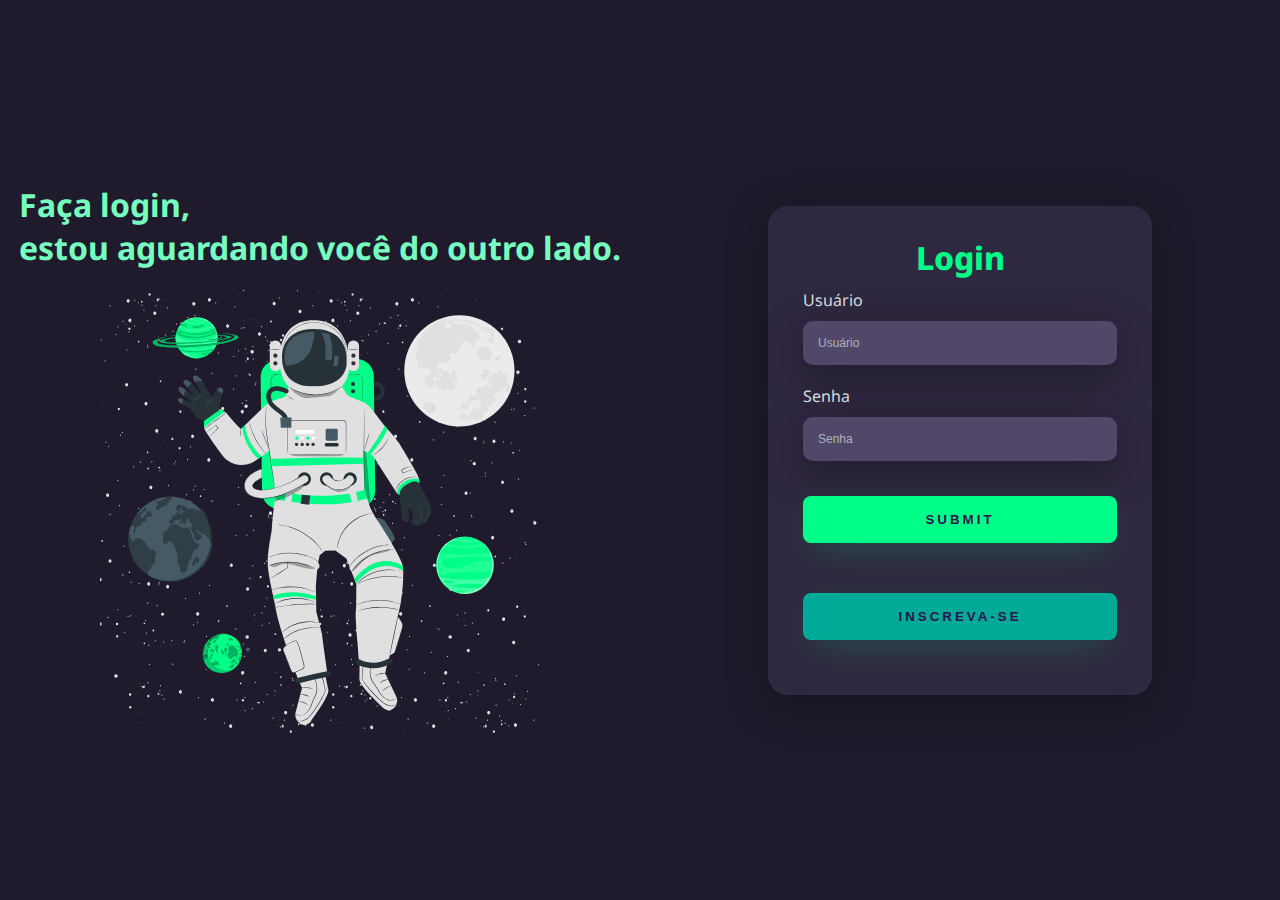
<file: index.html>
<!DOCTYPE html>
<html lang="en">

<head>
    <meta charset="UTF-8">
    <meta name="viewport" content="width=device-width, initial-scale=1.0">
    <link rel="stylesheet" href="style.css">
    <link rel="preconnect" href="https://fonts.googleapis.com">
    <link rel="preconnect" href="https://fonts.gstatic.com" crossorigin>
    <link href="https://fonts.googleapis.com/css2?family=Noto+Sans:ital,wght@0,100..900;1,100..900&display=swap" rel="stylesheet">  
    <title>Login</title>
</head>

<body>
    <div class="main-login">
        <div class="left-login">
            <h1>Faça login,<br>estou aguardando você do outro lado.</h1>
            <img class="left-login-image" src="astronauta.svg" alt="astronauta">
        </div>

        <div class="right-login">
            <div class="card-login">

                <h1>Login</h1>
                <div class="textfield">
                    <label for="usuario">Usuário</label>
                    <input type="text" id="usuario" placeholder="Usuário">
                </div>

                <div class="textfield">
                    <label for="senha">Senha</label>
                    <input type="password" id="senha" placeholder="Senha">
                </div>
                <input onclick='validaLogin()' type="submit" class="btn-login">
                <button onclick='cadastroUser()' class="btn-login2" type="submit">Inscreva-se</button>

            </div>
        </div>
    </div>

    <script src="scripts.js"></script>
</body>

</html>
</file>
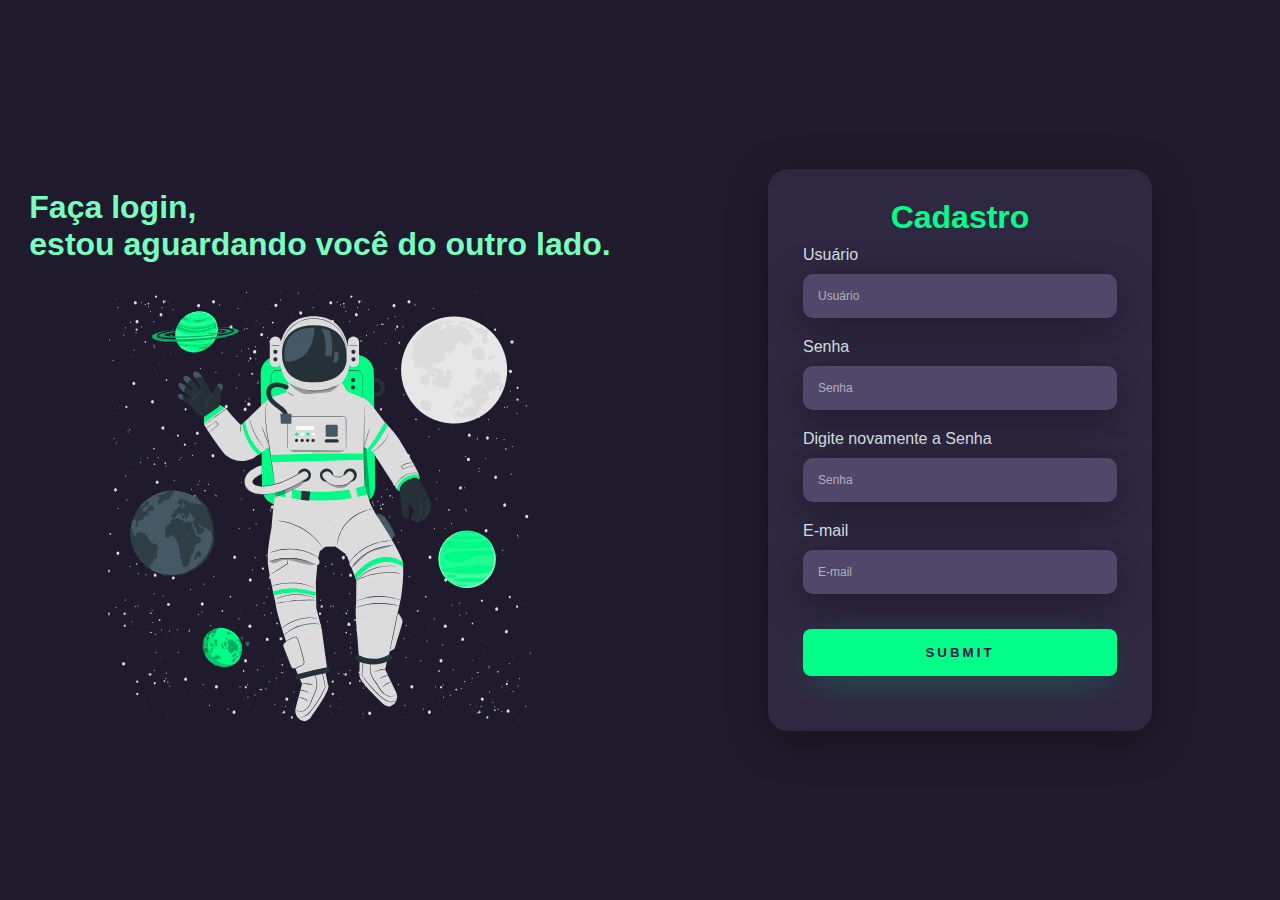
<file: cadastro.html>
<!DOCTYPE html>
<html lang="en">

<head>
    <meta charset="UTF-8">
    <meta name="viewport" content="width=device-width, initial-scale=1.0">
    <link rel="stylesheet" href="style.css">
    <title>Cadastro</title>
</head>

<body>
    <div class="main-login">
        <div class="left-login">
            <h1>Faça login,<br>estou aguardando você do outro lado.</h1>
            <img class="left-login-image" src="astronauta.svg" alt="astronauta">
        </div>

        <div class="right-login">
            <div class="card-login">

                <h1>Cadastro</h1>
                <div class="textfield">
                    <label for="usuario">Usuário</label>
                    <input type="text" id="usuario-cad" placeholder="Usuário">
                </div>

                <div class="textfield">
                    <label for="senha">Senha</label>
                    <input type="password" id="senha-cad" placeholder="Senha">
                </div>

                <div class="textfield">
                    <label for="senha">Digite novamente a Senha</label>
                    <input type="password" id="re-senha-cad" placeholder="Senha">
                </div>

                <div class="textfield">
                    <label for="senha">E-mail</label>
                    <input type="email" id="email-cad" placeholder="E-mail">
                </div>

                <input type="submit" class="btn-login">

            </div>
        </div>
    </div>
    <script src="scripts.js"></script>
</body>

</html>
</file>
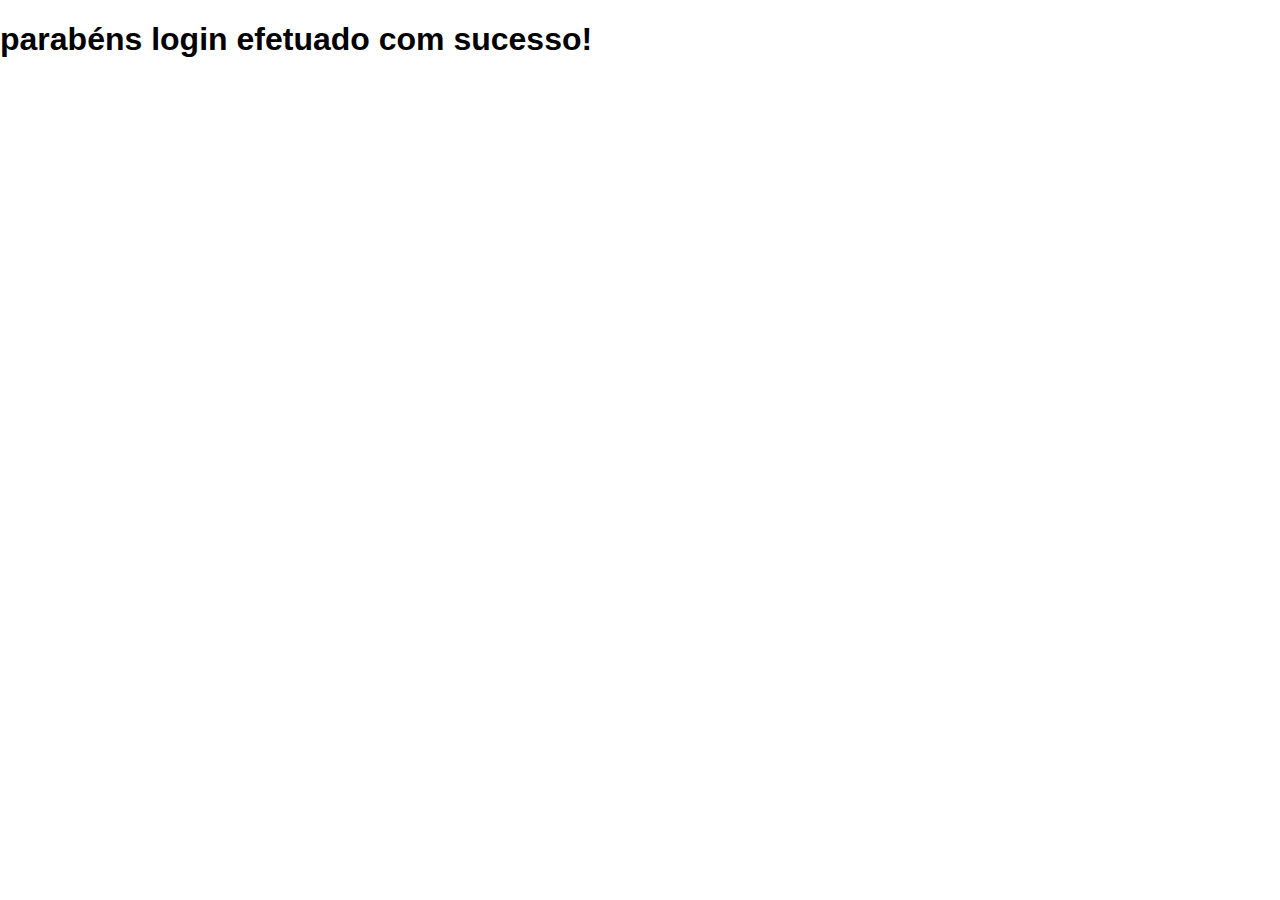
<file: home.html>
<!DOCTYPE html>
<html lang="en">
<head>
    <meta charset="UTF-8">
    <meta name="viewport" content="width=device-width, initial-scale=1.0">
    <link rel="stylesheet" href="style.css">
    <title>Home</title>
</head>
<body>
    <h1>parabéns login efetuado com sucesso!</h1>
    
</body>
</html>
</file>
<file: style.css>
body {
    margin: 0;
    font-family: 'noto Sans', sans-serif;
}

body * {
    box-sizing: border-box;
}

.main-login {
    width: 100vw;
    height: 100vh;
    background: #201b2c;
    display: flex;
    justify-content: center;
    align-items: center;
}

.left-login {
    width: 50vw;
    height: 100vh;
    display: flex;
    justify-content: center;
    align-items: center;
    flex-direction: column;
}

.left-login > h1{
    font-size: 1,2vw;
    color: #77ffc0;
}

.left-login-image{
    width: 35vw;
}

.right-login {
    width: 50vw;
    height: 100vh;
    display: flex;
    justify-content: center;
    align-items: center; 
}

.card-login{
    width: 60%;
    display: flex;
    justify-content: center;
    align-items: center;
    flex-direction: column;
    padding: 30px 35px;
    background: #2f2841;
    border-radius: 20px;
    box-shadow: 0px 10px 40px #00000056;
}

.card-login > h1 {
    color: #00ff88;
    font-weight: 800;
    margin: 0;
}

.textfield{
    width: 100%;
    display: flex;
    flex-direction: column;
    align-items: flex-start;
    justify-content: center;
    margin: 10px 0px;
}

.textfield > input {
    width: 100%;
    border: none;
    border-radius: 10px;
    padding: 15px;
    background: #514869;
    color: #f0ffffde;
    font-size: 12px;
    box-shadow: 0px 10px 40px #00000056;
    outline: none;
    box-sizing: border-box;
}

.textfield > label {
    color: #f0ffffde;
    margin-bottom: 10px;
}

.textfield > input::placeholder{
    color: #f0ffff94;
}

.btn-login{
    width: 100%;
    padding: 16px 0px;
    margin: 25px;
    border: none;
    border-radius: 8px;
    outline: none;
    text-transform: uppercase;
    font-weight: 800;
    letter-spacing: 3px;
    color: #2b134b;
    background: #00ff88;
    cursor: pointer;
    box-shadow: 0px 10px 40px -12px #00ff8052;
}

.btn-login2{
    width: 100%;
    padding: 16px 0px;
    margin: 25px;
    border: none;
    border-radius: 8px;
    outline: none;
    text-transform: uppercase;
    font-weight: 800;
    letter-spacing: 3px;
    color: #2b134b;
    background: #00aa97;
    cursor: pointer;
    box-shadow: 0px 10px 40px -12px #00ff8052;
}

@media only screen and (max-width:950px){
    .card-login{
        width: 85%;
    }
}
@media only screen and (max-width:600px){
    .main-login{
        flex-direction: column;
    }
    .left-login > h1{
        display: none;
    }
    .left-login{
        width: 100%;
        height: auto;
    }

    .right-login{
        width: 100%;
        height: auto;
    }
    .left-login-image{
        width: 50vw;
    }

    .card-login{
        width: 90%;
    }
}
</file>
